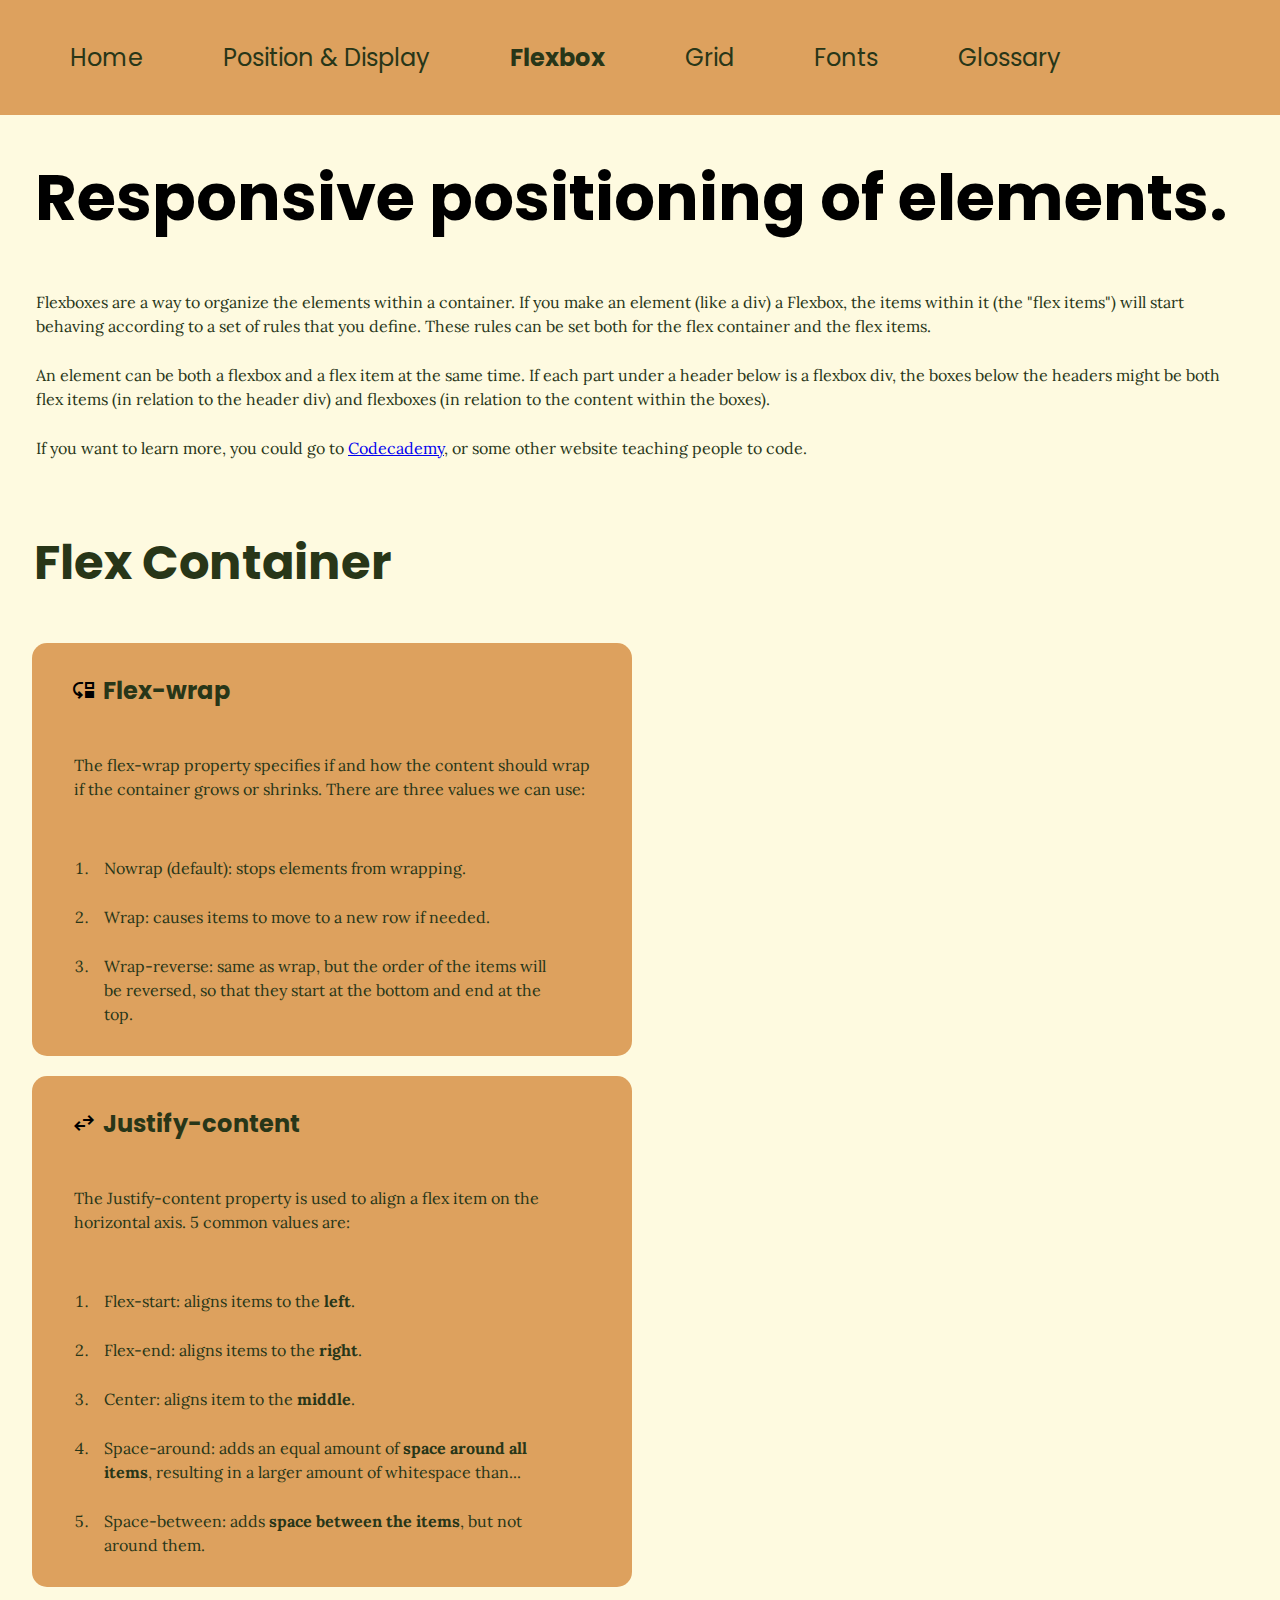
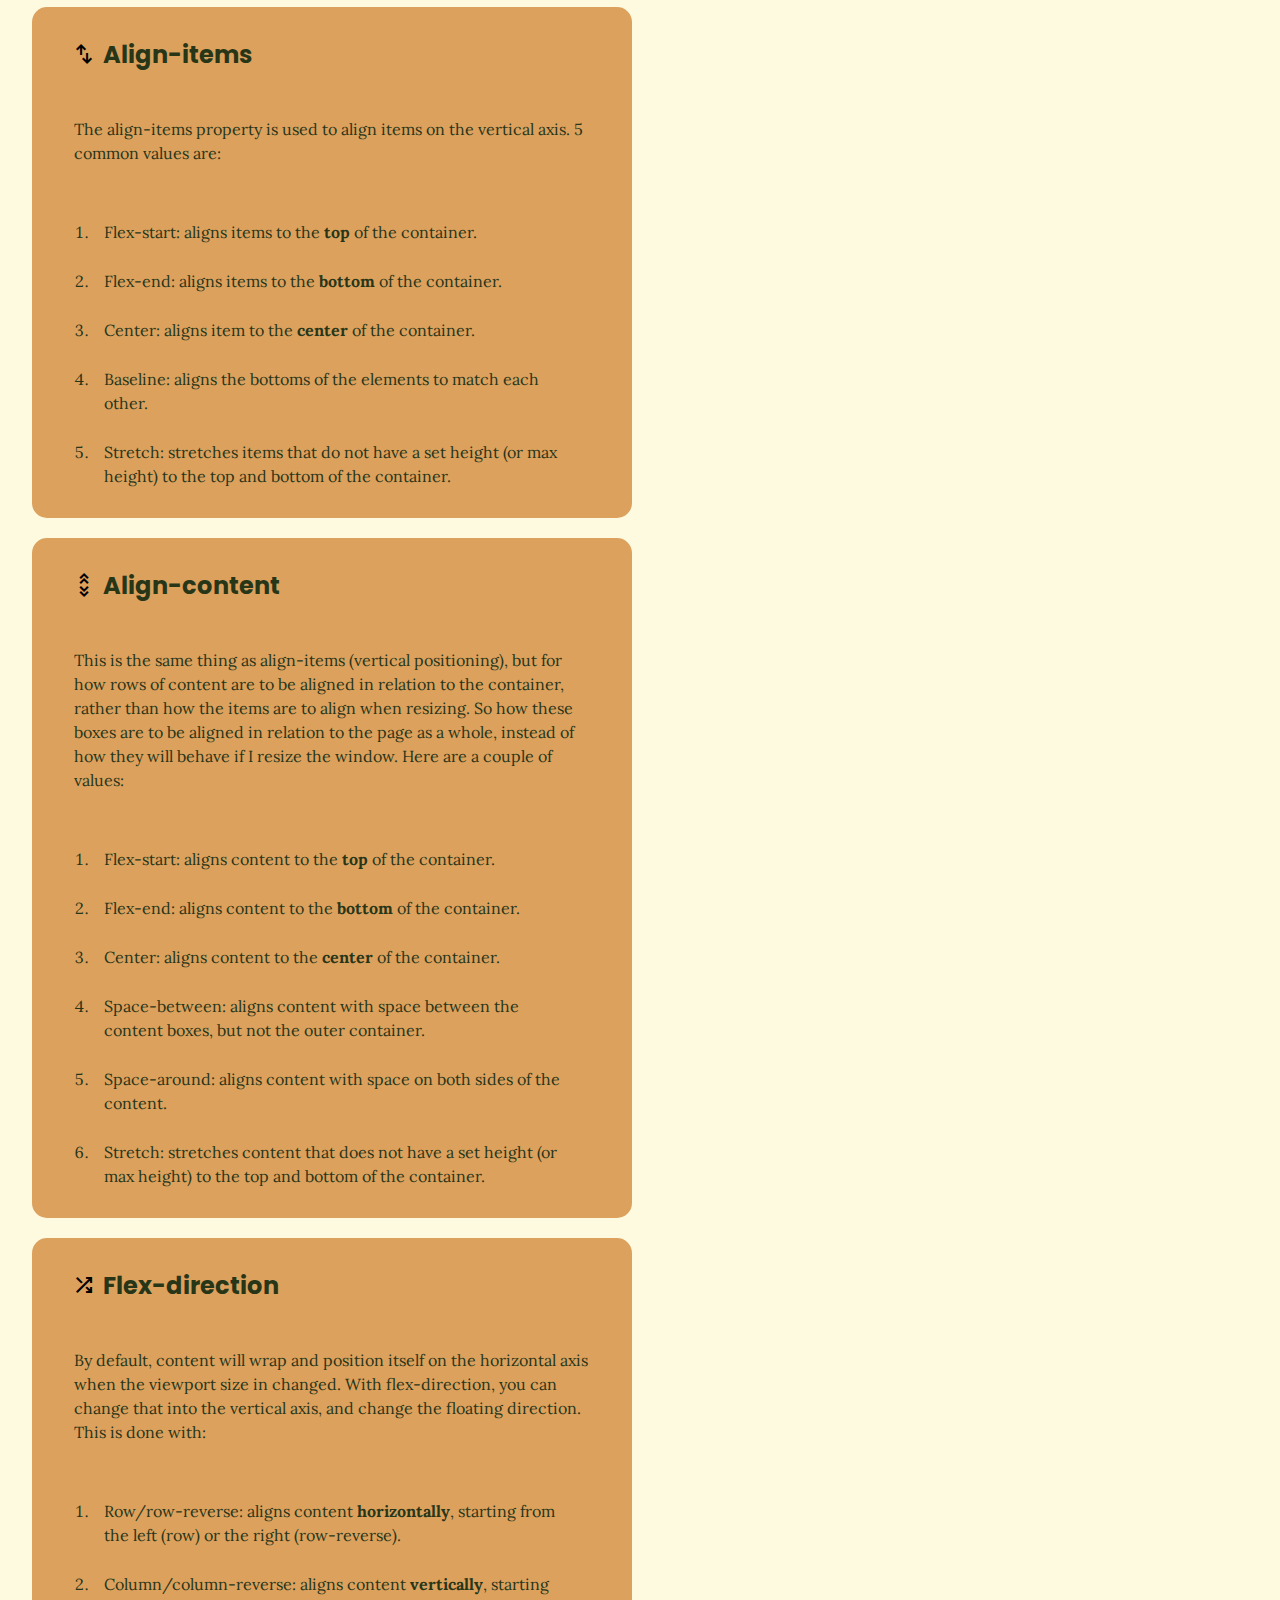
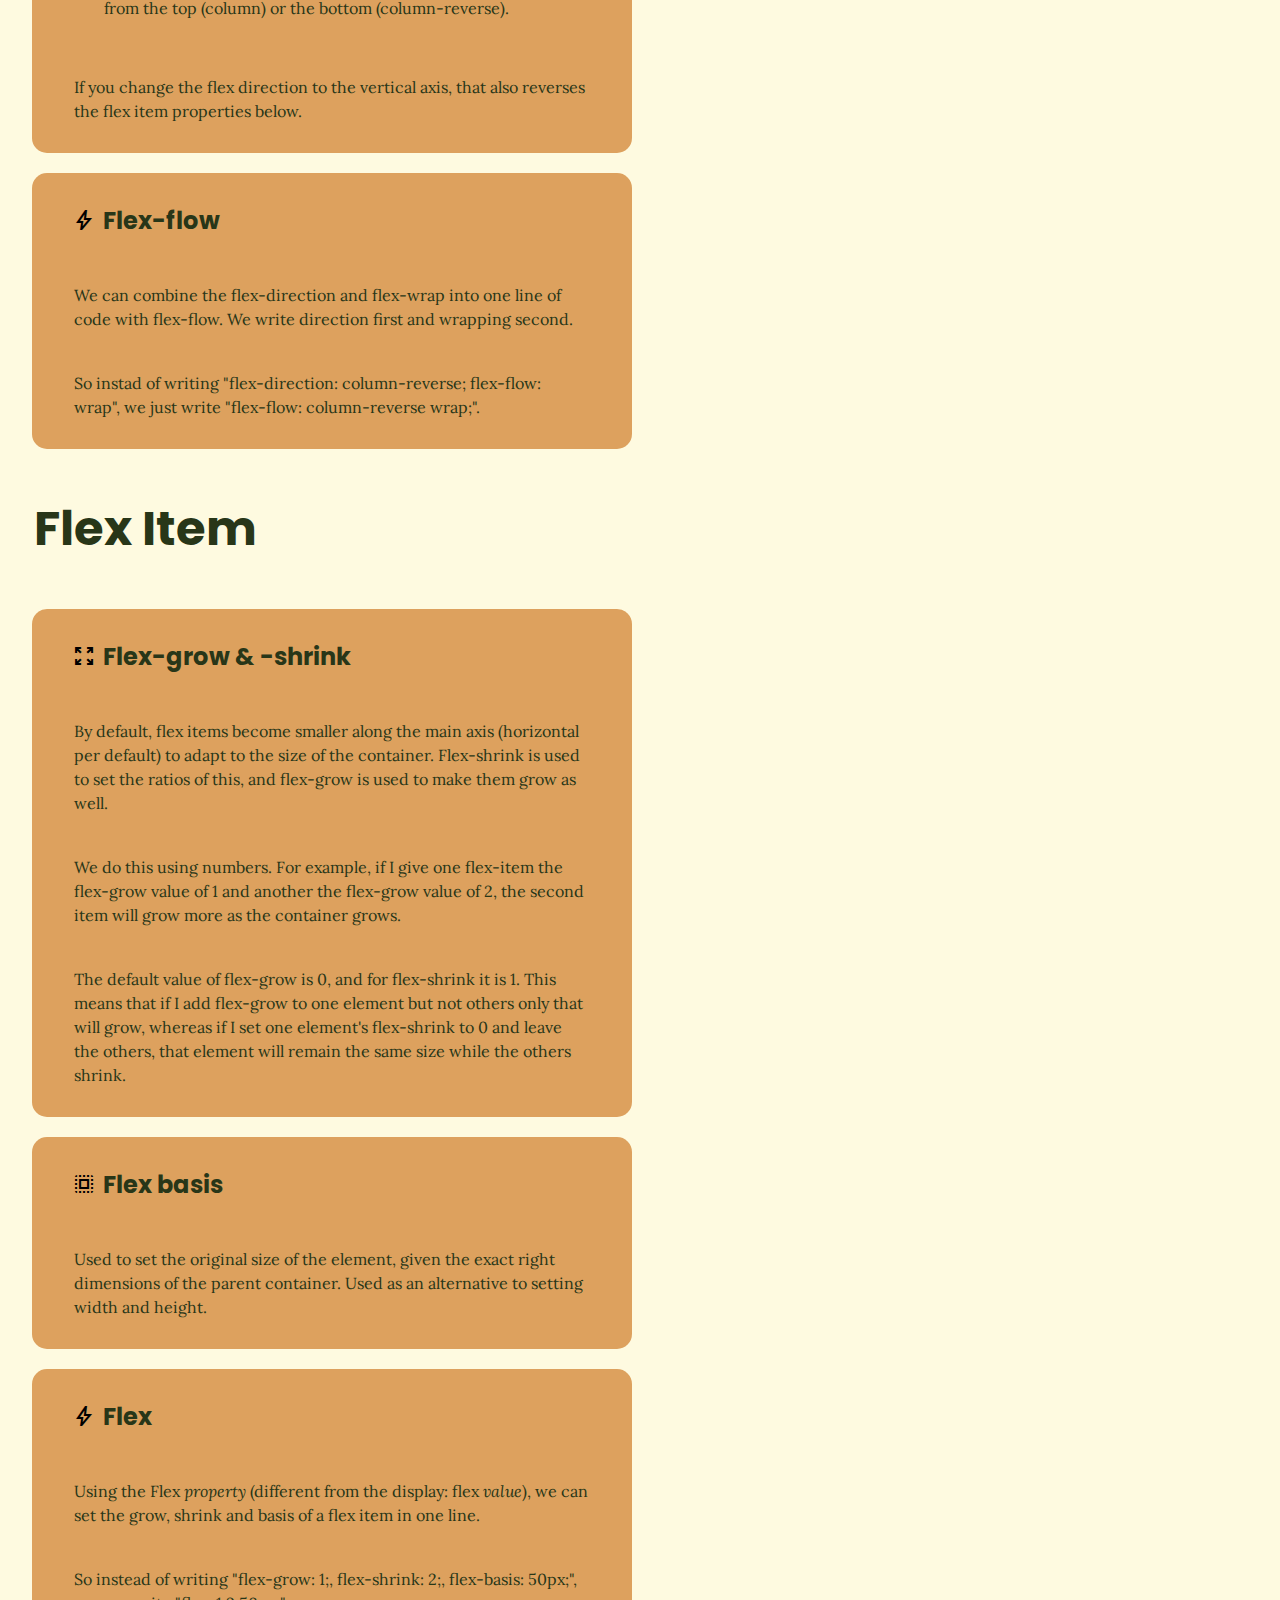
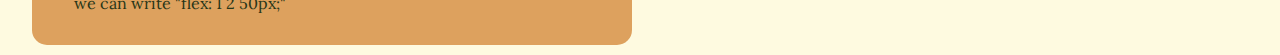
<file: flexbox.html>
<!DOCTYPE html>

<head>
    <title>Flexbox</title>
    
    <link rel="stylesheet" href="styles.css">
    
    <!--Fonts-->
    <link rel="preconnect" href="https://fonts.googleapis.com">
    <link rel="preconnect" href="https://fonts.gstatic.com" crossorigin>
    <link href="https://fonts.googleapis.com/css2?family=Lora:ital,wght@0,400..700;1,400..700&family=Poppins:ital,wght@0,100;0,200;0,300;0,400;0,500;0,600;0,700;0,800;0,900;1,100;1,200;1,300;1,400;1,500;1,600;1,700;1,800;1,900&display=swap" rel="stylesheet">
    <link href="https://fonts.googleapis.com/css2?family=Material+Symbols+Outlined" rel="stylesheet" />
    
</head>

<body>

    <nav>
        <a href="index.html">Home</a>
        <a href="position-and-display.html">Position & Display</a>
        <a href="flexbox.html" id="current-page">Flexbox</a>
        <a href="grid.html">Grid</a>
        <a href="fonts.html">Fonts</a>
        <a href="glossary.html">Glossary</a>
    </nav>

    <h1>Responsive positioning of elements.</h1>

    <p>Flexboxes are a way to organize the elements within a container. If you make an element (like a div) a Flexbox, the items within it (the "flex items") will start behaving according to a set of rules that you define. These rules can be set both for the flex container and the flex items.</p>

    <p>An element can be both a flexbox and a flex item at the same time. If each part under a header below is a flexbox div, the boxes below the headers might be both flex items (in relation to the header div) and flexboxes (in relation to the content within the boxes).</p>

    <p>If you want to learn more, you could go to <a href="https://www.codecademy.com/learn/learn-css-flexbox-and-grid">Codecademy</a>, or some other website teaching people to code.</p>

    <br>
    
    <h2>Flex Container</h2>
    <div id="flex-container-properties" class="container">

        <div class="block">
            <span class="material-symbols-outlined box-symbol">
                move_down</span><h3>Flex-wrap</h3>
            <p>The flex-wrap property specifies if and how the content should wrap if the container grows or shrinks. There are three values we can use:</p>

            <ol>
                <li>Nowrap (default): stops elements from wrapping.</li>
                <li>Wrap: causes items to move to a new row if needed.</li>
                <li>Wrap-reverse: same as wrap, but the order of the items will be reversed, so that they start at the bottom and end at the top.</li>
            </ol>
        </div>

        <div class="block">
            <span class="material-symbols-outlined box-symbol">
                swap_horiz</span><h3>Justify-content</h3>
            <p>The Justify-content property is used to align a flex item on the horizontal axis. 5 common values are:</p>

            <ol>
                <li>Flex-start: aligns items to the <b>left</b>.</li>
                <li>Flex-end: aligns items to the <b>right</b>.</li>
                <li>Center: aligns item to the <b>middle</b>.</li>
                <li>Space-around: adds an equal amount of <b>space around all items</b>, resulting in a larger amount of whitespace than...</li>
                <li>Space-between: adds <b>space between the items</b>, but not around them.</li>
            </ol>
        </div>

        <div class="block">
            <span class="material-symbols-outlined box-symbol">
                swap_vert</span><h3>Align-items</h3>
            <p>The align-items property is used to align items on the vertical axis. 5 common values are:</p>

            <ol>
                <li>Flex-start: aligns items to the <b>top</b> of the container.</li>
                <li>Flex-end: aligns items to the <b>bottom</b> of the container.</li>
                <li>Center: aligns item to the <b>center</b> of the container.</li>
                <li>Baseline: aligns the bottoms of the elements to match each other.</li>
                <li>Stretch: stretches items that do not have a set height (or max height) to the top and bottom of the container.</li>
            </ol>
        </div>

        <div class="block">
            <span class="material-symbols-outlined box-symbol">
                unfold_more_double</span><h3>Align-content</h3>
            <p>This is the same thing as align-items (vertical positioning), but for how rows of content are to be aligned in relation to the container, rather than how the items are to align when resizing. So how these boxes are to be aligned in relation to the page as a whole, instead of how they will behave if I resize the window. Here are a couple of values:</p>

            <ol>
                <li>Flex-start: aligns content to the <b>top</b> of the container.</li>
                <li>Flex-end: aligns content to the <b>bottom</b> of the container.</li>
                <li>Center: aligns content to the <b>center</b> of the container.</li>
                <li>Space-between: aligns content with space between the content boxes, but not the outer container.</li>
                <li>Space-around: aligns content with space on both sides of the content.</li>
                <li>Stretch: stretches content that does not have a set height (or max height) to the top and bottom of the container.</li>
            </ol>
        </div>

        <div class="block">
            <span class="material-symbols-outlined box-symbol">
                shuffle</span><h3>Flex-direction</h3>
            <p>By default, content will wrap and position itself on the horizontal axis when the viewport size in changed. With flex-direction, you can change that into the vertical axis, and change the floating direction. This is done with:</p>
            <ol>
                <li>Row/row-reverse: aligns content <b>horizontally</b>, starting from the left (row) or the right (row-reverse).</li>
                <li>Column/column-reverse: aligns content <b>vertically</b>, starting from the top (column) or the bottom (column-reverse).</li>
            </ol>

            <p>If you change the flex direction to the vertical axis, that also reverses the flex item properties below.</p>
        </div>

        <div class="block">
            <span class="material-symbols-outlined box-symbol">
                bolt</span><h3>Flex-flow</h3>
            <p>We can combine the flex-direction and flex-wrap into one line of code with flex-flow. We write direction first and wrapping second.</p>
            <p>So instad of writing "flex-direction: column-reverse; flex-flow: wrap", we just write "flex-flow: column-reverse wrap;".</p>
        </div>

    </div>

    <div id="flex-item-properties">
        <h2>Flex Item</h2>
        <div class="block">
            <span class="material-symbols-outlined box-symbol">
                zoom_out_map</span><h3>Flex-grow & -shrink</h3>
            <p>By default, flex items become smaller along the main axis (horizontal per default) to adapt to the size of the container. Flex-shrink is used to set the ratios of this, and flex-grow is used to make them grow as well.</p>
            
            <p>We do this using numbers. For example, if I give one flex-item the flex-grow value of 1 and another the flex-grow value of 2, the second item will grow more as the container grows.</p>

            <p>The default value of flex-grow is 0, and for flex-shrink it is 1. This means that if I add flex-grow to one element but not others only that will grow, whereas if I set one element's flex-shrink to 0 and leave the others, that element will remain the same size while the others shrink.</p>
        </div>

        <div class="block">
            <span class="material-symbols-outlined box-symbol">
                select_all</span><h3>Flex basis</h3>
            <p>Used to set the original size of the element, given the exact right dimensions of the parent container. Used as an alternative to setting width and height.</p>
        </div>

        <div class="block">
            <span class="material-symbols-outlined box-symbol">
                bolt</span><h3>Flex</h3>
            <p>Using the Flex <em>property</em> (different from the display: flex <em>value</em>), we can set the grow, shrink and basis of a flex item in one line.</p>

            <p>So instead of writing "flex-grow: 1;, flex-shrink: 2;, flex-basis: 50px;", we can write "flex: 1 2 50px;"</p>
        </div>

    </div>

    
</body>
</file>
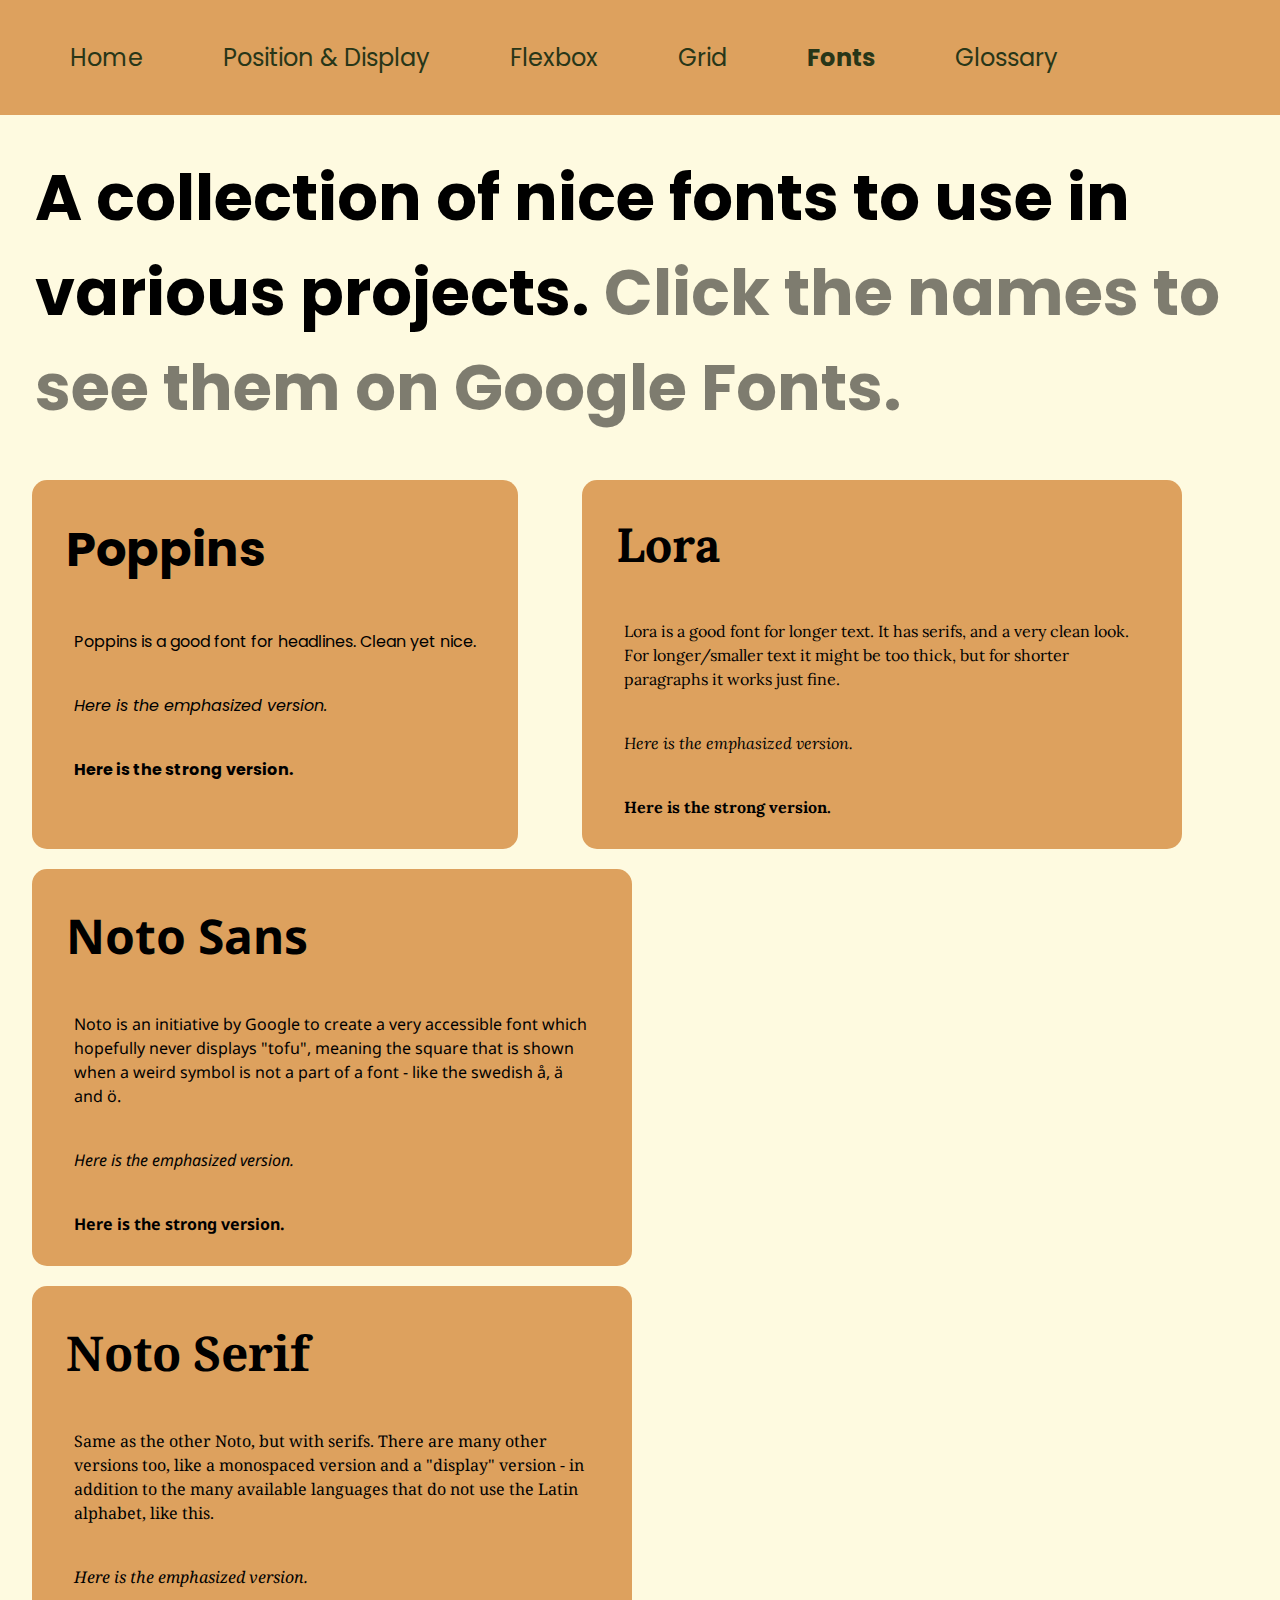
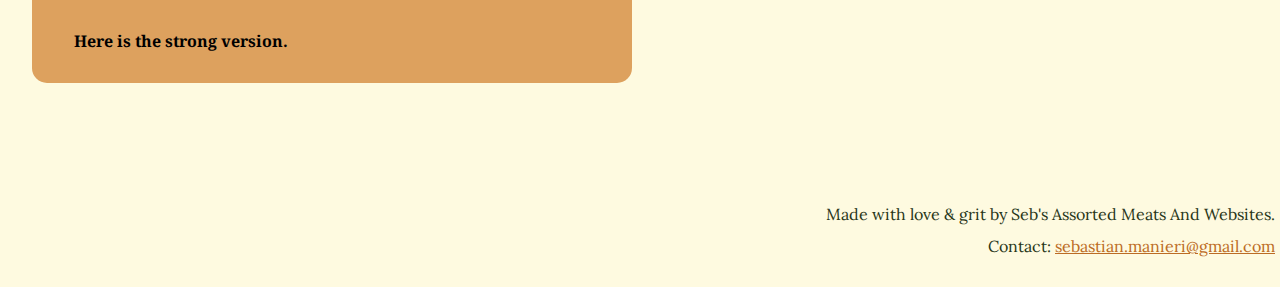
<file: fonts.html>
<!DOCTYPE html>

<head>
    <title>Collection of nice fonts.</title>

    <link rel="stylesheet" href="styles.css">

    <!--Fonts-->
    <link rel="preconnect" href="https://fonts.googleapis.com">
    <link rel="preconnect" href="https://fonts.gstatic.com" crossorigin>
    <link href="https://fonts.googleapis.com/css2?family=Lora:ital,wght@0,400..700;1,400..700&family=Poppins:ital,wght@0,100;0,200;0,300;0,400;0,500;0,600;0,700;0,800;0,900;1,100;1,200;1,300;1,400;1,500;1,600;1,700;1,800;1,900&display=swap" rel="stylesheet">

    <link rel="preconnect" href="https://fonts.googleapis.com">
    <link rel="preconnect" href="https://fonts.gstatic.com" crossorigin>
    <link href="https://fonts.googleapis.com/css2?family=Noto+Sans:ital,wght@0,100..900;1,100..900&family=Noto+Serif:ital,wght@0,100..900;1,100..900&display=swap" rel="stylesheet">
</head>

<body>
    <nav>
        <a href="index.html">Home</a>
        <a href="position-and-display.html">Position & Display</a>
        <a href="flexbox.html">Flexbox</a>
        <a href="grid.html">Grid</a>
        <a href="fonts.html" id="current-page">Fonts</a>
        <a href="glossary.html">Glossary</a>
    </nav>

    <h1>A collection of nice fonts to use in various projects. <span id="transparent">Click the names to see them on Google Fonts.</span></h1>

    <div class="container">
        <div class="block" id="poppins">
            <h2><a href="https://fonts.google.com/specimen/Poppins">Poppins</a></h2>
            <p>Poppins is a good font for headlines. Clean yet nice.</p>
            <p><em>Here is the emphasized version.</em></p>
            <p><strong>Here is the strong version.</strong></p>
        </div>

        <div class="block" id="lora">
            <h2><a href="https://fonts.google.com/specimen/Lora">Lora</a></h2>
            <p>Lora is a good font for longer text. It has serifs, and a very clean look. For longer/smaller text it might be too thick, but for shorter paragraphs it works just fine.</p>
            <p><em>Here is the emphasized version.</em></p>
            <p><strong>Here is the strong version.</strong></p>
        </div>

        <div class="block" id="noto-sans">
            <h2><a href="https://fonts.google.com/noto/specimen/Noto+Sans">Noto Sans</a></h2>
            <p>Noto is an initiative by Google to create a very accessible font which hopefully never displays "tofu", meaning the square that is shown when a weird symbol is not a part of a font - like the swedish å, ä and ö.</p>
            <p><em>Here is the emphasized version.</em></p>
            <p><strong>Here is the strong version.</strong></p>
        </div>

        <div class="block" id="noto-serif">
            <h2><a href="https://fonts.google.com/noto/specimen/Noto+Serif">Noto Serif</a></h2>
            <p>Same as the other Noto, but with serifs. There are many other versions too, like a monospaced version and a "display" version - in addition to the many available languages that do not use the Latin alphabet, like this.</p>
            <p><em>Here is the emphasized version.</em></p>
            <p><strong>Here is the strong version.</strong></p>
        </div>
    </div>

    <footer>
    Made with love & grit by Seb's Assorted Meats And Websites.
    <br>
    Contact: <a href="mailto:sebastian.manieri@gmail.com" title="Send an email to Seb">sebastian.manieri@gmail.com</a>
</footer>

</body>
</file>
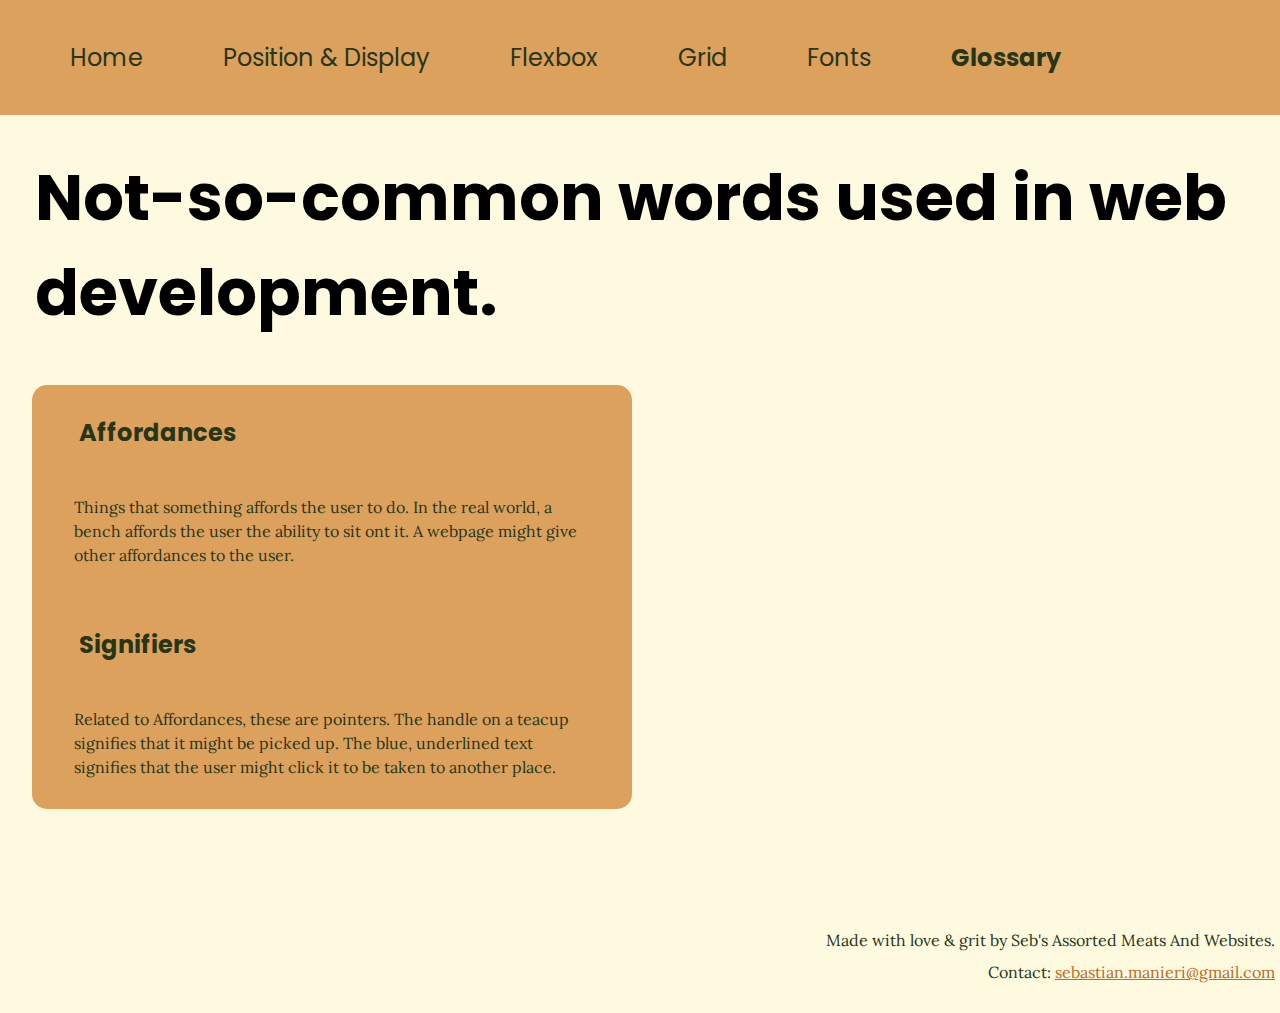
<file: glossary.html>
<!DOCTYPE html>

<head>
    <title>Glossary</title>

    <link rel="stylesheet" href="styles.css">

    <!--Fonts-->
    <link rel="preconnect" href="https://fonts.googleapis.com">
    <link rel="preconnect" href="https://fonts.gstatic.com" crossorigin>
    <link href="https://fonts.googleapis.com/css2?family=Lora:ital,wght@0,400..700;1,400..700&family=Poppins:ital,wght@0,100;0,200;0,300;0,400;0,500;0,600;0,700;0,800;0,900;1,100;1,200;1,300;1,400;1,500;1,600;1,700;1,800;1,900&display=swap" rel="stylesheet">
</head>

<body>
    <nav>
        <a href="index.html">Home</a>
        <a href="position-and-display.html">Position & Display</a>
        <a href="flexbox.html">Flexbox</a>
        <a href="grid.html">Grid</a>
        <a href="fonts.html">Fonts</a>
        <a href="glossary.html" id="current-page">Glossary</a>
    </nav>

    <h1>Not-so-common words used in web development.</h1>

    <div class="container">
        <div class="block">
            <h3>Affordances</h3>
            <p>Things that something affords the user to do. In the real world, a bench affords the user the ability to sit ont it. A webpage might give other affordances to the user.</p>

            <h3>Signifiers</h3>
            <p>Related to Affordances, these are pointers. The handle on a teacup signifies that it might be picked up. The blue, underlined text signifies that the user might click it to be taken to another place.</p>
        </div>
    </div>
</body>

<footer>
    Made with love & grit by Seb's Assorted Meats And Websites.
    <br>
    Contact: <a href="mailto:sebastian.manieri@gmail.com" title="Send an email to Seb">sebastian.manieri@gmail.com</a>
</footer>
</file>
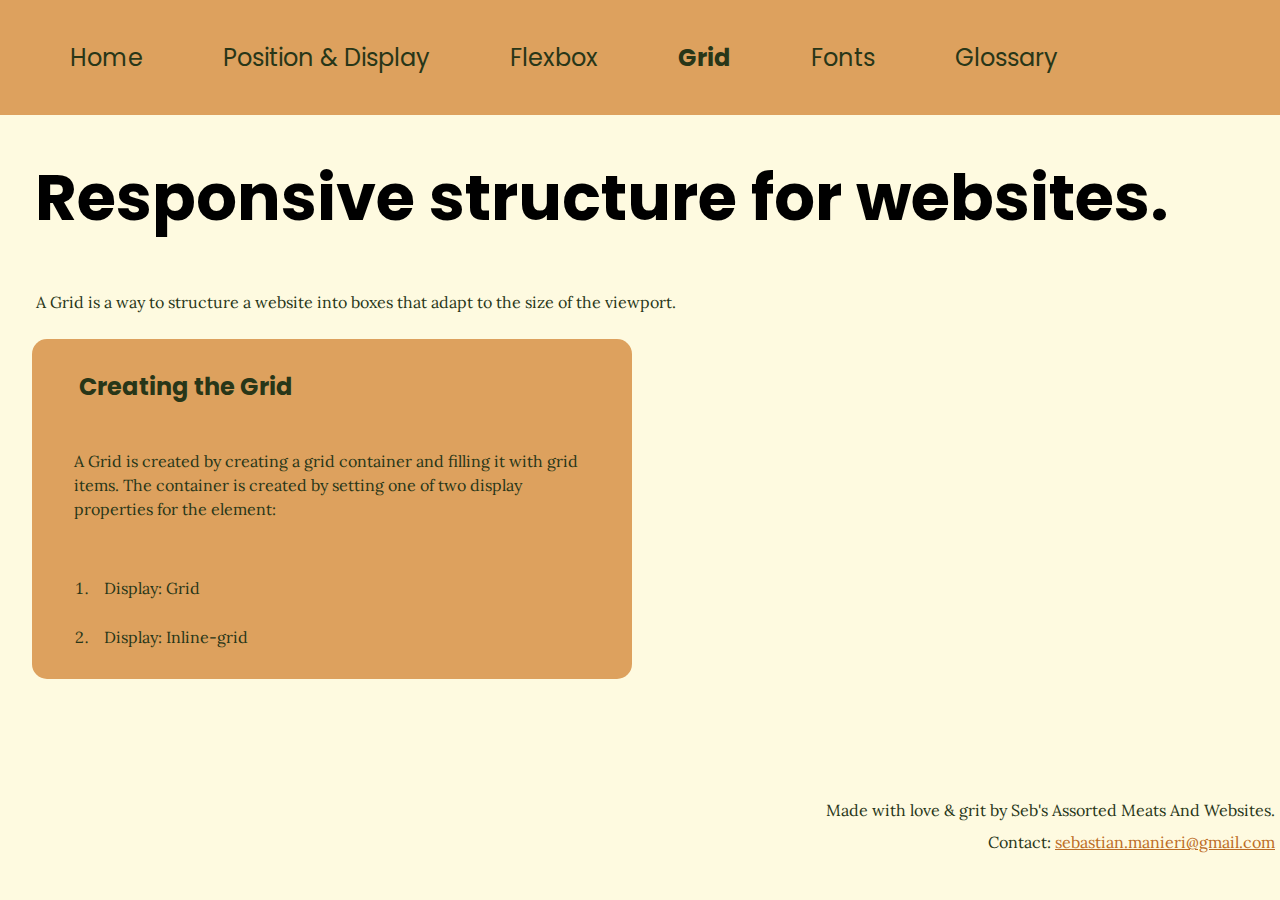
<file: grid.html>
<!DOCTYPE html>
<html lang="en">
<head>
    <meta charset="UTF-8">
    <meta name="viewport" content="width=device-width, initial-scale=1.0">
    <title>Page Title</title>
    <link rel="stylesheet" href="styles.css">

    <!-- Fonts -->
    <link rel="preconnect" href="https://fonts.googleapis.com">
    <link rel="preconnect" href="https://fonts.gstatic.com" crossorigin>
    <link href="https://fonts.googleapis.com/css2?family=Lora:ital,wght@0,400..700;1,400..700&family=Poppins:ital,wght@0,100;0,200;0,300;0,400;0,500;0,600;0,700;0,800;0,900;1,100;1,200;1,300;1,400;1,500;1,600;1,700;1,800;1,900&display=swap" rel="stylesheet">
</head>

<body>

    <!-- Navbar -->
    <nav>
        <a href="index.html">Home</a>
        <a href="position-and-display.html">Position & Display</a>
        <a href="flexbox.html">Flexbox</a>
        <a href="grid.html" id="current-page">Grid</a>
        <a href="fonts.html">Fonts</a>
        <a href="glossary.html">Glossary</a>
    </nav>

    <!-- Main Content -->
    <main>
        <h1>Responsive structure for websites.</h1>
        <p>A Grid is a way to structure a website into boxes that adapt to the size of the viewport.</p>

        <div class="block">
            <h3>Creating the Grid</h3>
            <p>A Grid is created by creating a grid container and filling it with grid items. The container is created by setting one of two display properties for the element:</p>
            <ol>
                <li>Display: Grid</li>
                <li>Display: Inline-grid</li>
            </ol>
        </div>
        
    </main>

    <!-- Footer -->
    <footer>
        Made with love & grit by Seb's Assorted Meats And Websites.
        <br>
        Contact: <a href="mailto:sebastian.manieri@gmail.com" title="Send an email to Seb">sebastian.manieri@gmail.com</a>
    </footer>

</body>
</html>
</file>
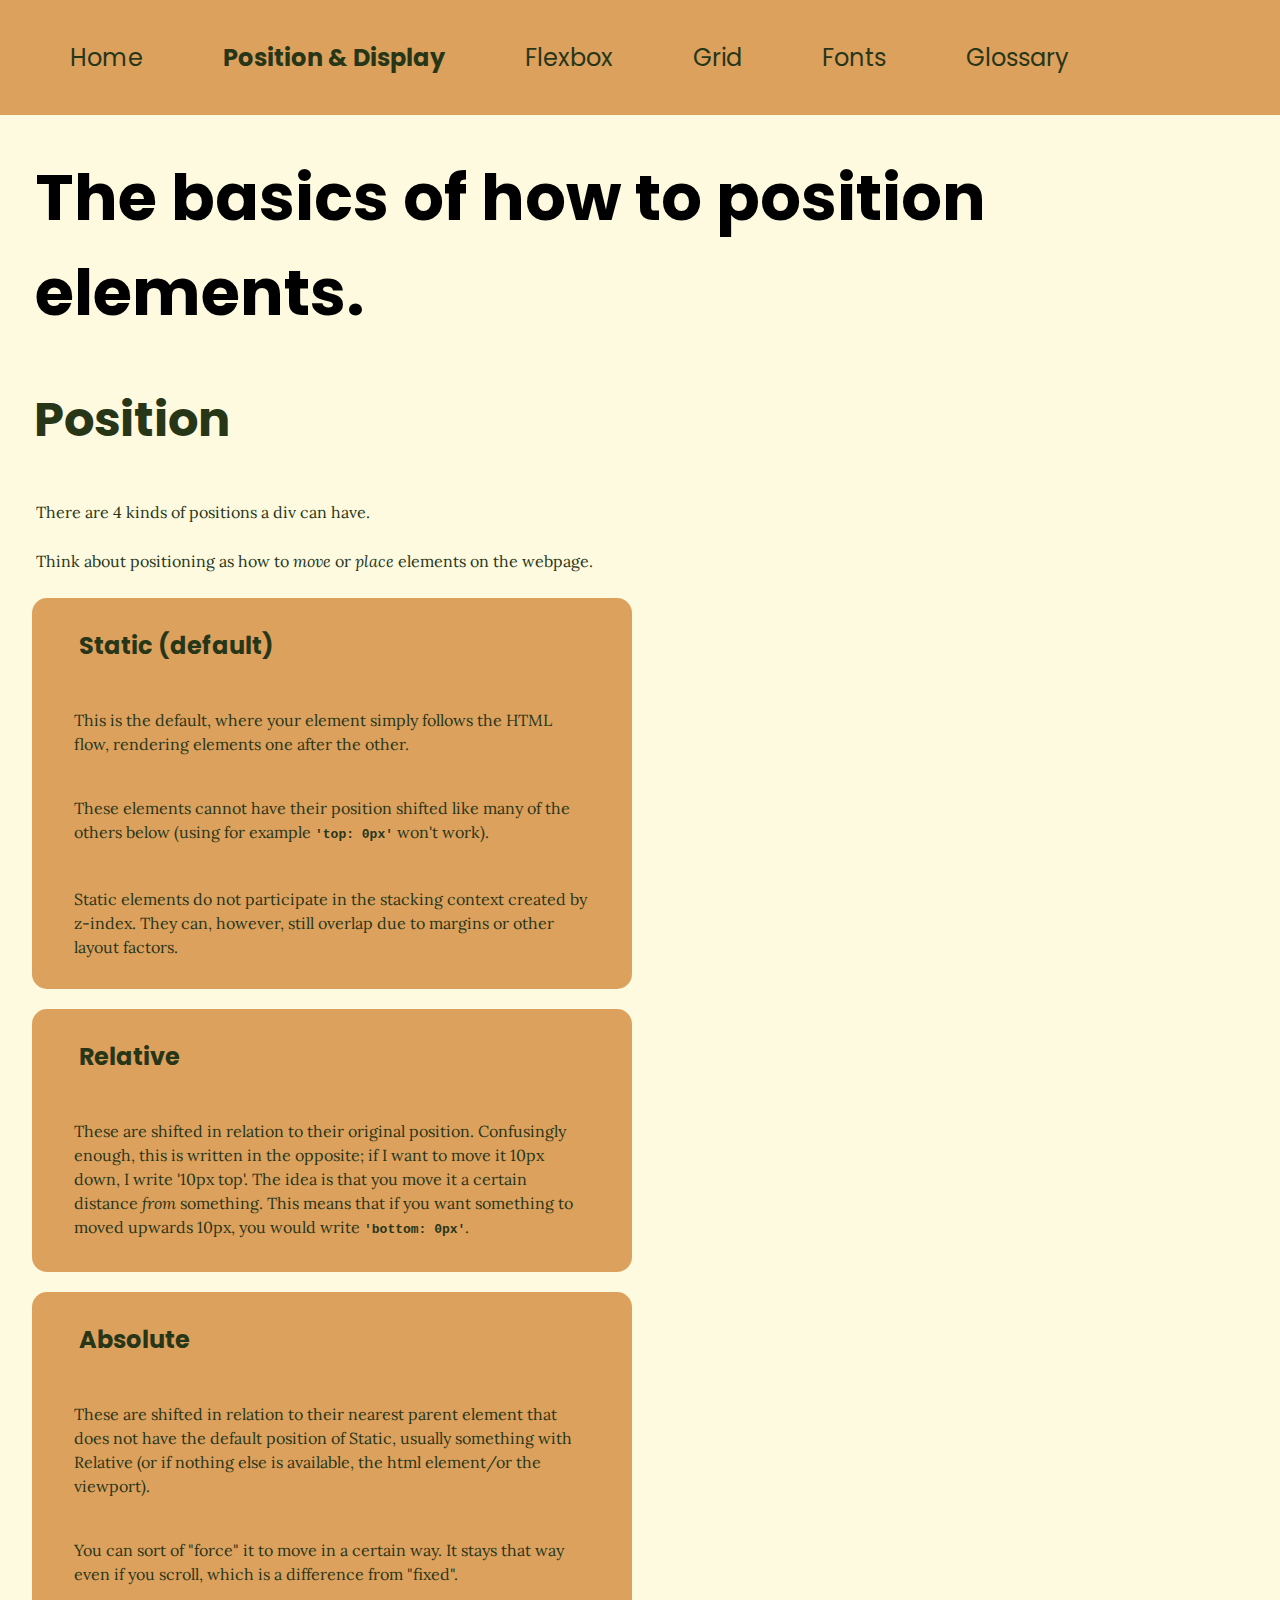
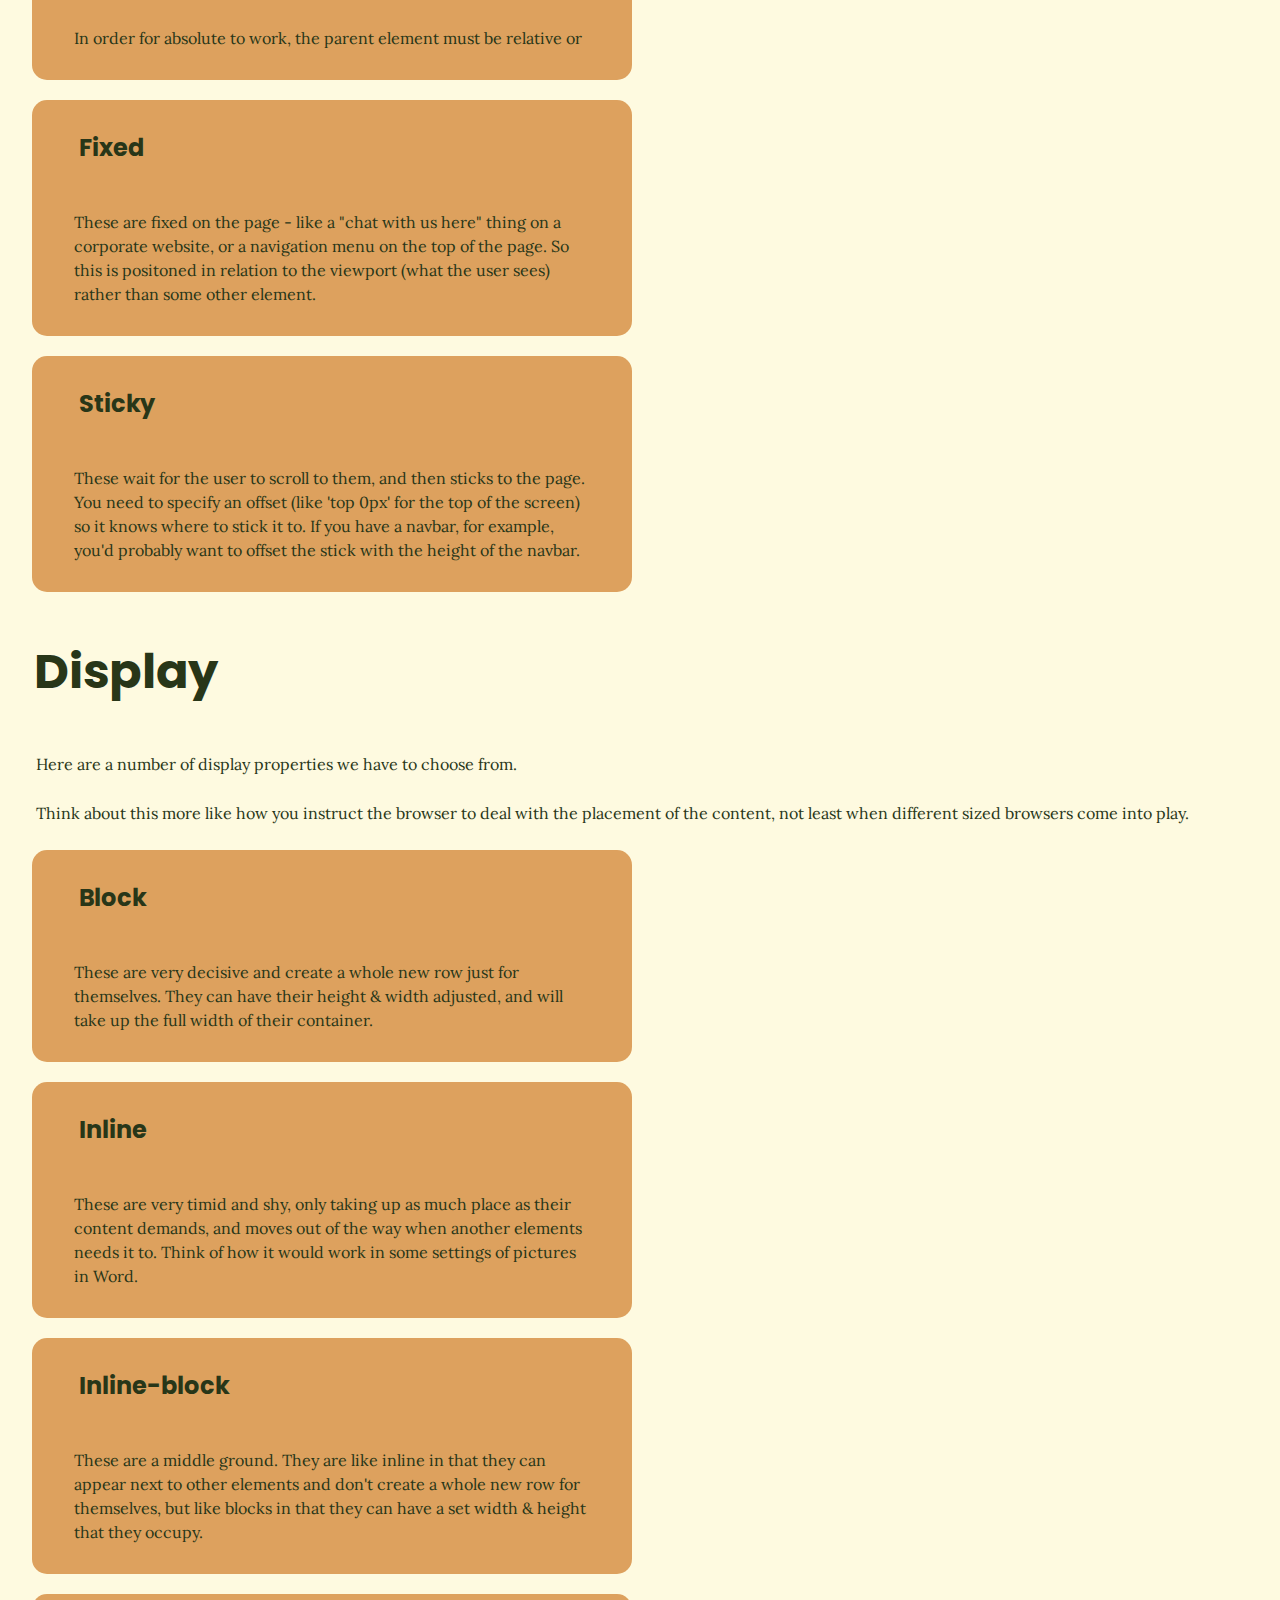
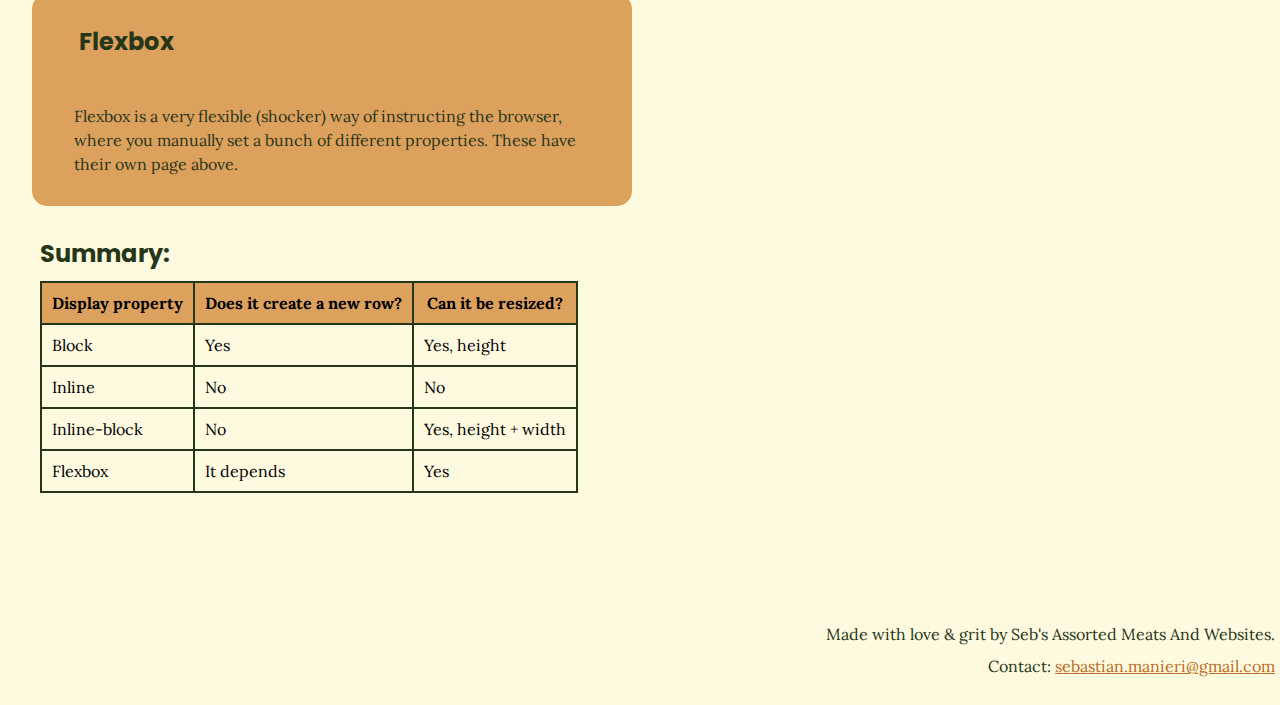
<file: position-and-display.html>
<!DOCTYPE html>

<head>
    <title>Position & Display</title>

    <link rel="stylesheet" href="styles.css">

        <!--Fonts-->
        <link rel="preconnect" href="https://fonts.googleapis.com">
        <link rel="preconnect" href="https://fonts.gstatic.com" crossorigin>
        <link href="https://fonts.googleapis.com/css2?family=Lora:ital,wght@0,400..700;1,400..700&family=Poppins:ital,wght@0,100;0,200;0,300;0,400;0,500;0,600;0,700;0,800;0,900;1,100;1,200;1,300;1,400;1,500;1,600;1,700;1,800;1,900&display=swap" rel="stylesheet">
</head>

<body>
    <nav>
        <a href="index.html">Home</a>
        <a href="position-and-display.html" id="current-page">Position & Display</a>
        <a href="flexbox.html">Flexbox</a>
        <a href="grid.html">Grid</a>
        <a href="fonts.html">Fonts</a>
        <a href="glossary.html">Glossary</a>
    </nav>

    <h1>The basics of how to position elements.</h1>

    <h2>Position</h2>
    <p>There are 4 kinds of positions a div can have.</p>
    <p>Think about positioning as how to <em>move</em> or <em>place</em> elements on the webpage.</p>
    <div id="position" class="container">

        <div class="block" id="static">
            <h3>Static (default)</h3>
            <p>This is the default, where your element simply follows the HTML flow, rendering elements one after the other. </p>
            <p>These elements cannot have  their position shifted like many of the others below (using for example <code>'top: 0px'</code> won't work).</p>
            <p>Static elements do not participate in the stacking context created by z-index. They can, however, still overlap due to margins or other layout factors.</p>
        </div>
        
        <div class="block" id="relative">
            <h3>Relative</h3>
            <p>These are shifted in relation to their original position. Confusingly enough, this is written in the opposite; if I want to move it 10px down, I write <span class="code">'10px top'</span>. The idea is that you move it a certain distance <em>from</em> something. This means that if you want something to moved upwards 10px, you would write <code>'bottom: 0px'</code>.</p>
        </div>

        <div class="block" id="absolute">
            <h3>Absolute</h3>
            <p>These are shifted in relation to their nearest parent element that does not have the default position of Static, usually something with Relative (or if nothing else is available, the html element/or the viewport).</p>
            <p>You can sort of "force" it to move in a certain way. It stays that way even if you scroll, which is a difference from "fixed".</p>
            <p>In order for absolute to work, the parent element must be relative or </p>
        </div>

        <div class="block" id="fixed">
            <h3>Fixed</h3>
            <p>These are fixed on the page - like a "chat with us here" thing on a corporate website, or a navigation menu on the top of the page. So this is positoned in relation to the viewport (what the user sees) rather than some other element.</p>
        </div>

        <div class="block" id="sticky">
            <h3>Sticky</h3>
            <p>These wait for the user to scroll to them, and then sticks to the page. You need to specify an offset (like <span class="code">'top 0px'</span> for the top of the screen) so it knows where to stick it to. If you have a navbar, for example, you'd probably want to offset the stick with the height of the navbar.</p>
        </div>

    </div>


    <h2>Display</h2>
        <p>Here are a number of display properties we have to choose from.</p>
        <p>Think about this more like how you instruct the browser to deal with the placement of the content, not least when different sized browsers come into play.</p>

    <div id="display" class="container">

        <div class="block" id="block">
            <h3>Block</h3>
            <p>These are very decisive and create a whole new row just for themselves. They can have their height & width adjusted, and will take up the full width of their container.</p>
        </div>

        <div class="block" id="inline">
            <h3>Inline</h3>
            <p>These are very timid and shy, only taking up as much place as their content demands, and moves out of the way when another elements needs it to. Think of how it would work in some settings of pictures in Word.</p>
        </div>

        <div class="block" id="inline-block">
            <h3>Inline-block</h3>
            <p>These are a middle ground. They are like inline in that they can appear next to other elements and don't create a whole new row for themselves, but like blocks in that they can have a set width & height that they occupy.</p>
        </div>

        <div class="block" id="flexbox">
            <h3>Flexbox</h3>
            <p>Flexbox is a very flexible (shocker) way of instructing the browser, where you manually set a bunch of different properties. These have their own page above.</p>
        </div>

        <table id="display-table">
            <caption>Summary:</caption>
            <tr>
                <th>Display property</th>
                <th>Does it create a new row?</th>
                <th>Can it be resized?</th>
            </tr>
            <tr>
                <td>Block</td>
                <td>Yes</td>
                <td>Yes, height</td>
            </tr>
            <tr>
                <td>Inline</td>
                <td>No</td>
                <td>No</td>
            </tr>
            <tr>
                <td>Inline-block</td>
                <td>No</td>
                <td>Yes, height + width</td>
            </tr>
            <tr>
                <td>Flexbox</td>
                <td>It depends</td>
                <td>Yes</td>
            </tr>
        </table>
    </div>

    <footer>
        Made with love & grit by Seb's Assorted Meats And Websites.
        <br>
        Contact: <a href="mailto:sebastian.manieri@gmail.com" title="Send an email to Seb">sebastian.manieri@gmail.com</a>
    </footer>

</body>
</file>
<file: styles.css>
* {
    margin: 0px;
    padding: 0px;
}

body {
    background-color: #fefae0;
}

nav {
    background-color: #DDA15E;
    padding: 30px;
    font-family: Poppins, helvetica, serif;
    font-size: 150%;
    font-weight: normal;
    text-align: center;
    color: #283618;
    width: 100%;
    z-index: 1;
    display: flex;
    flex-wrap: wrap;
}

nav a {
    text-decoration: none;
    color: inherit;
    padding: 10px 40px;
}

nav a:hover {
    text-decoration: underline;
}

nav a:active {
    opacity: 0.5;
}

h1 {
    font-family: Poppins, arial, sans-serif;
    font-size: 400%;
    text-align: left;
    padding: 10px;
    color: black;
    margin: 25px;
}

h2 {
    font-family: Poppins, arial, sans-serif;
    font-size: 300%;
    text-align: left;
    padding: 2px;
    color: #283618;
    margin: 32px;
}

h3 {
    font-family: Poppins, arial, sans-serif;
    font-size: 150%;
    text-align: left;
    padding: 15px;
    color: #283618;
    margin: 20px 32px;
    display: inline-block;
}

p, li, ul, ol {
    font-family: Lora, "helvetica", serif;
    text-align: left;
    padding: 10px;
    color: #283618;
    margin: 5px 26px;
    line-height: 150%;
}

.container {
    display: flex;
    flex-wrap: wrap;
    align-content: flex-start;
}

.block {
    background-color: #DDA15E;
    border-radius: 15px;
    margin: 10px 32px;
    max-width: 600px;
    display: inline-block;
    flex-shrink: 1;
}

.block p {
    margin: 20px 32px;
}

.block h3 {
    margin-top: 15px;
    margin-bottom: 0px;
}

.box-symbol {
    position: relative;
    top: 3px;
    left: 40px;
}

.green-text {
    color: #dc7b36c1;
}

table, th, td {
    font-family: Lora, serif;
    border: 2px solid #283618;
    border-collapse: collapse;
    padding: 10px;
}

table {
    display: block;
    border: 0px;
    margin: 10px 30px;
}

caption {
    font-family: Poppins, arial, sans-serif;
    font-size: 150%;
    font-weight: bold;
    text-align: left;
    margin-bottom: 10px;
    color: #283618;
}

th {
    font-weight: bold;
    background-color: #DDA15E;
}

#transparent {
    opacity: 0.5;
}

code {
    font-family: monospace;
    font-weight: bold;
}

#poppins p,
#poppins h2,
#poppins a {
    font-family: Poppins, sans-serif;
    text-decoration: none;
    color: inherit;
}

#lora p,
#lora h2,
#lora a {
    font-family: Lora, "serif";
    text-decoration: none;
    color: inherit;
}

#noto-sans p,
#noto-sans h2,
#noto-sans a {
    font-family: "Noto Sans";
    text-decoration: none;
    color: inherit;
}

#noto-serif p,
#noto-serif h2,
#noto-serif a {
    font-family: "Noto Serif";
    text-decoration: none;
    color: inherit;
}

#current-page {
    font-weight: bold;
}

footer {
    margin-top: 100px;
    margin-bottom: 20px;
    font-family: Lora, "helvetica", serif;
    padding: 5px;
    text-align: right;
    line-height: 2.0;
    color: #283618;
    top: 20px;
}

footer a {
    color: #BC6C25;
}

footer a:hover {
    opacity: 0.5;
}

footer a:visited {
    color:#DD5F70;
}
</file>
